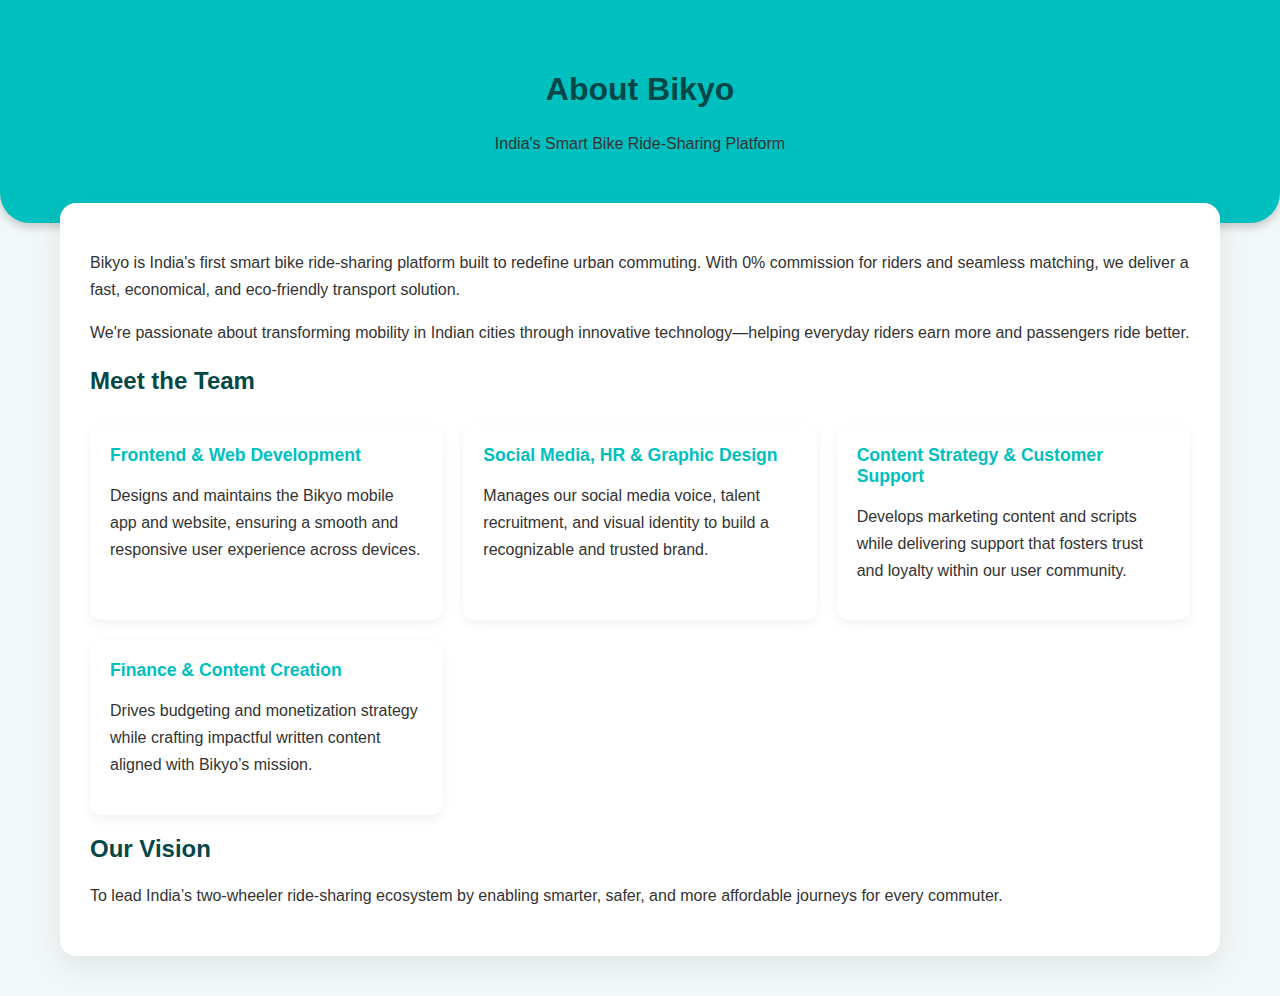
<file: about_page.html>
<!DOCTYPE html>
<html lang="en">
<head>
  <meta charset="UTF-8" />
  <meta name="viewport" content="width=device-width, initial-scale=1.0"/>
  <title>About Us - Bikyo</title>
  <style>
    body {
      font-family: 'Segoe UI', sans-serif;
      margin: 0;
      padding: 0;
      background: #f2f7f7;
    }
    .header {
      background-color: #00BFBF;
      color: white;
      padding: 50px 20px;
      text-align: center;
      border-bottom-left-radius: 30px;
      border-bottom-right-radius: 30px;
      box-shadow: 0 4px 10px rgba(0, 0, 0, 0.2);
    }
    h1, h2 {
      color: #034747;
    }
    .container {
      padding: 30px;
      max-width: 1100px;
      margin: -20px auto 40px;
      background: white;
      border-radius: 16px;
      box-shadow: 0 10px 30px rgba(0,0,0,0.08);
      animation: fadeIn 1s ease-in-out;
    }
    .team-container {
      display: grid;
      grid-template-columns: repeat(auto-fit, minmax(280px, 1fr));
      gap: 20px;
      margin-top: 30px;
    }
    .team-member {
      background: #ffffffee;
      padding: 20px;
      border-radius: 12px;
      box-shadow: 0 4px 12px rgba(0,0,0,0.06);
      transition: transform 0.3s, box-shadow 0.3s;
    }
    .team-member:hover {
      transform: scale(1.03);
      box-shadow: 0 6px 16px rgba(0, 0, 0, 0.12);
    }
    .role {
      font-weight: bold;
      color: #00BFBF;
      margin-bottom: 8px;
      font-size: 1.1em;
    }
    p {
      color: #333;
      line-height: 1.7;
    }
    @media (max-width: 600px) {
      .container {
        padding: 20px;
      }
    }
    @keyframes fadeIn {
      from { opacity: 0; transform: translateY(20px); }
      to { opacity: 1; transform: translateY(0); }
    }
  </style>
</head>
<body>

  <div class="header">
    <h1>About Bikyo</h1>
    <p>India's Smart Bike Ride-Sharing Platform</p>
  </div>

  <div class="container">
    <p>
      Bikyo is India's first smart bike ride-sharing platform built to redefine urban commuting. With 0% commission for riders and seamless matching, we deliver a fast, economical, and eco-friendly transport solution.
    </p>
    <p>
      We're passionate about transforming mobility in Indian cities through innovative technology—helping everyday riders earn more and passengers ride better.
    </p>

    <h2>Meet the Team</h2>
    <div class="team-container">
      <div class="team-member">
        <div class="role">Frontend & Web Development</div>
        <p>Designs and maintains the Bikyo mobile app and website, ensuring a smooth and responsive user experience across devices.</p>
      </div>

      <div class="team-member">
        <div class="role">Social Media, HR & Graphic Design</div>
        <p>Manages our social media voice, talent recruitment, and visual identity to build a recognizable and trusted brand.</p>
      </div>

      <div class="team-member">
        <div class="role">Content Strategy & Customer Support</div>
        <p>Develops marketing content and scripts while delivering support that fosters trust and loyalty within our user community.</p>
      </div>

      <div class="team-member">
        <div class="role">Finance & Content Creation</div>
        <p>Drives budgeting and monetization strategy while crafting impactful written content aligned with Bikyo’s mission.</p>
      </div>
    </div>

    <h2>Our Vision</h2>
    <p>
      To lead India’s two-wheeler ride-sharing ecosystem by enabling smarter, safer, and more affordable journeys for every commuter.
    </p>
  </div>

</body>
</html>
</file>
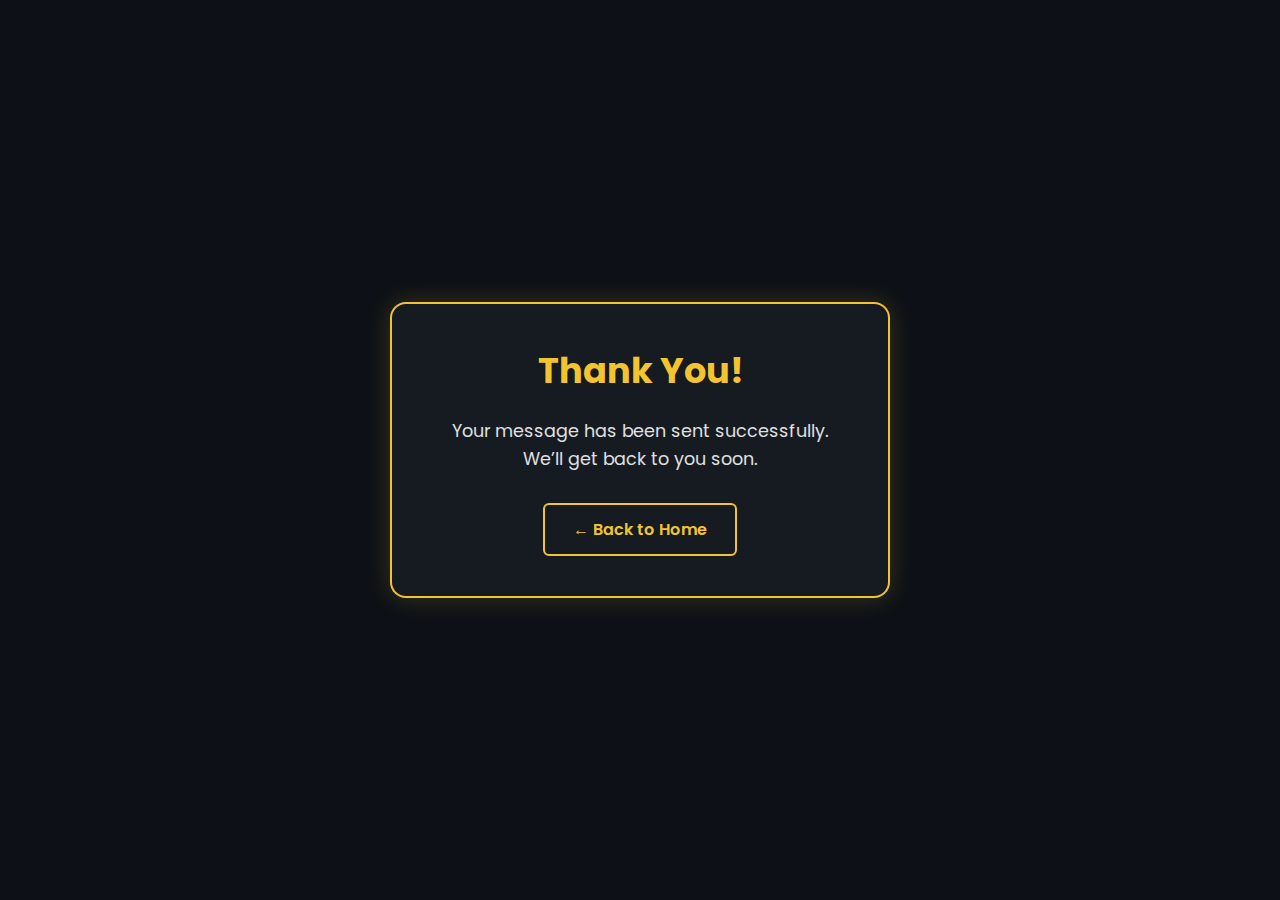
<file: thank-you.html>
<!DOCTYPE html>
<html lang="en">
<head>
  <meta charset="UTF-8" />
  <meta name="viewport" content="width=device-width, initial-scale=1.0" />
  <title>Thank You - BikyoApp</title>
  <link href="https://fonts.googleapis.com/css2?family=Poppins:wght@300;500;700&display=swap" rel="stylesheet" />
  <style>
    * {
      box-sizing: border-box;
      margin: 0;
      padding: 0;
    }

    body {
      background-color: #0d1117;
      font-family: 'Poppins', sans-serif;
      color: white;
      display: flex;
      align-items: center;
      justify-content: center;
      min-height: 100vh;
      padding: 20px;
      overflow: hidden;
    }

    .message-box {
      background-color: #161b22;
      border: 2px solid #f4c430;
      padding: 40px;
      border-radius: 16px;
      text-align: center;
      box-shadow: 0 0 25px rgba(244, 196, 48, 0.2);
      max-width: 500px;
      width: 100%;
      animation: fadeIn 1s ease-in-out;
    }

    .message-box h1 {
      color: #f4c430;
      font-size: 2.2rem;
      margin-bottom: 20px;
    }

    .message-box p {
      font-size: 1.1rem;
      color: #e0e0e0;
      margin-bottom: 30px;
      line-height: 1.6;
    }

    .message-box a {
      background-color: transparent;
      color: #f4c430;
      border: 2px solid #f4c430;
      padding: 12px 28px;
      border-radius: 6px;
      text-decoration: none;
      font-weight: 600;
      transition: all 0.3s ease;
      display: inline-block;
    }

    .message-box a:hover {
      background-color: #f4c430;
      color: #0d1117;
    }

    @keyframes fadeIn {
      0% {
        opacity: 0;
        transform: scale(0.95);
      }
      100% {
        opacity: 1;
        transform: scale(1);
      }
    }

    @media (max-width: 480px) {
      .message-box {
        padding: 30px 20px;
      }

      .message-box h1 {
        font-size: 1.7rem;
      }

      .message-box p,
      .message-box a {
        font-size: 0.95rem;
      }
    }
  </style>
</head>
<body>
  <div class="message-box">
    <h1>Thank You!</h1>
    <p>Your message has been sent successfully.<br />We’ll get back to you soon.</p>
    <a href="https://zaidsiddique.github.io/Bikyoapp/">← Back to Home</a>
  </div>
</body>
</html>
</file>
